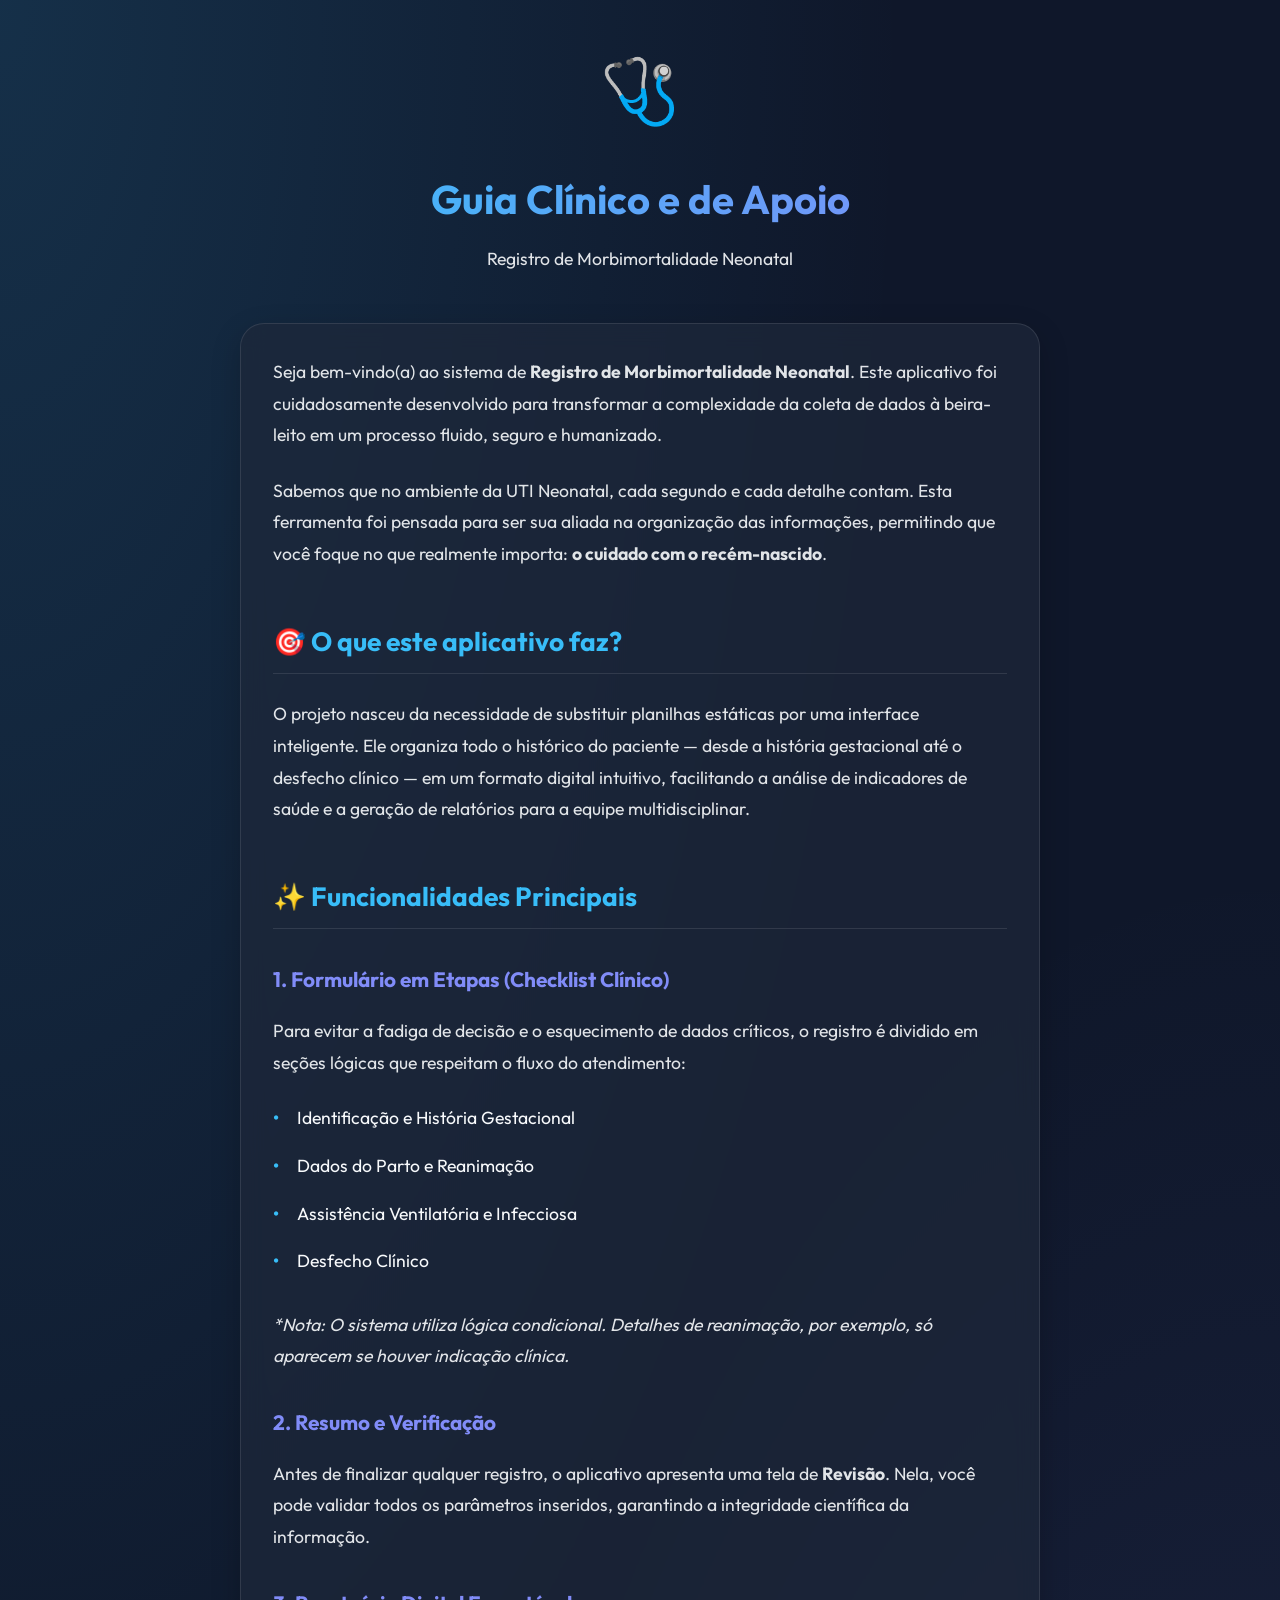
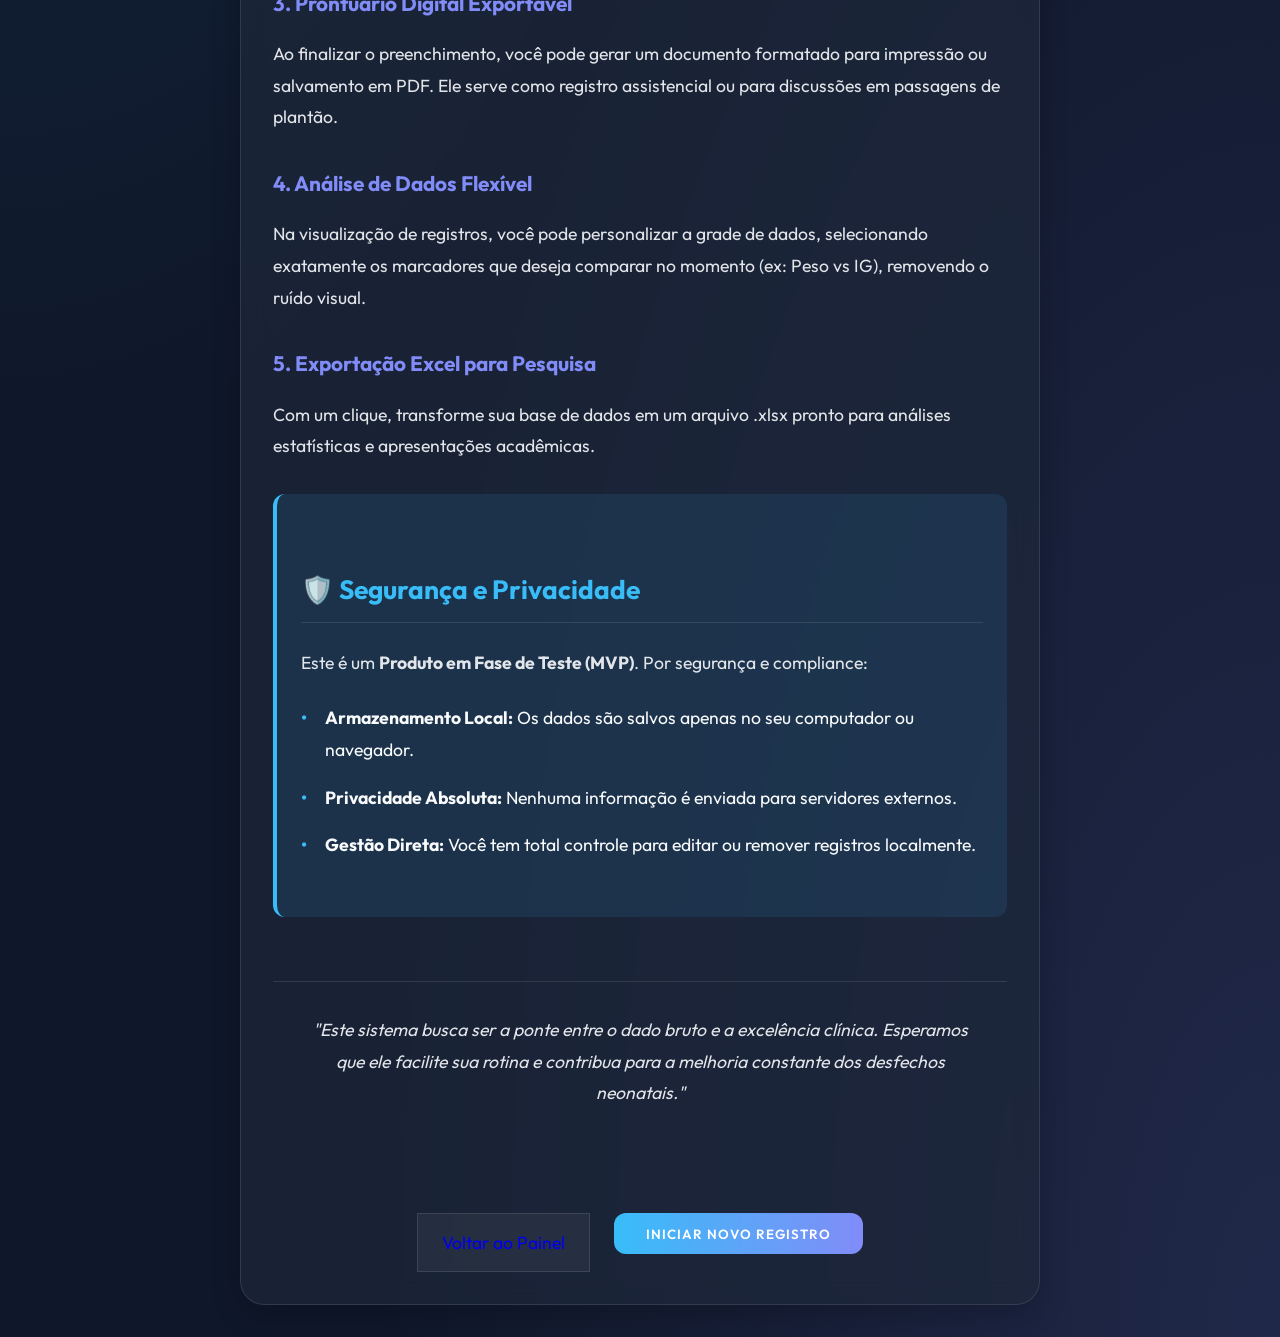
<file: guia_clinico.html>
<!DOCTYPE html>
<html lang="pt-br">
<head>
    <meta charset="UTF-8">
    <meta name="viewport" content="width=device-width, initial-scale=1.0">
    <title>Guia Clínico | Registro Neonatal</title>
    <link rel="stylesheet" href="style.css">
    <style>
        .doc-content {
            max-width: 800px;
            margin: 0 auto;
            line-height: 1.8;
            font-size: 1.1rem;
        }
        .doc-content h2 {
            margin-top: 3rem;
            margin-bottom: 1.5rem;
            color: var(--primary);
            display: flex;
            align-items: center;
            gap: 1rem;
            border-bottom: 1px solid var(--border-color);
            padding-bottom: 0.5rem;
        }
        .doc-content h3 {
            margin-top: 2rem;
            margin-bottom: 1rem;
            color: var(--secondary);
            font-size: 1.3rem;
        }
        .doc-content p {
            margin-bottom: 1.5rem;
            color: var(--text-primary);
            opacity: 0.9;
        }
        .doc-content ul {
            margin-bottom: 2rem;
            list-style: none;
            padding-left: 0;
        }
        .doc-content li {
            margin-bottom: 1rem;
            padding-left: 1.5rem;
            position: relative;
        }
        .doc-content li::before {
            content: "•";
            color: var(--primary);
            position: absolute;
            left: 0;
            font-weight: bold;
        }
        .highlight-box {
            background: rgba(56, 189, 248, 0.1);
            border-left: 4px solid var(--primary);
            padding: 1.5rem;
            border-radius: 0.75rem;
            margin: 2rem 0;
        }
        .quote-box {
            font-style: italic;
            text-align: center;
            padding: 2rem;
            color: var(--text-secondary);
            border-top: 1px solid var(--border-color);
            margin-top: 4rem;
        }
        .nav-footer {
            display: flex;
            justify-content: center;
            gap: 1.5rem;
            margin-top: 3rem;
        }
        .nav-footer .secondary-btn {
            text-decoration: none;
            display: inline-block;
        }
    </style>
    <script src="supabaseClient.js"></script>
    <script src="auth.js"></script>
</head>
<body>
    <div class="container doc-content">
        <header>
            <div style="font-size: 4rem; margin-bottom: 1rem;">🩺</div>
            <h1>Guia Clínico e de Apoio</h1>
            <p>Registro de Morbimortalidade Neonatal</p>
        </header>

        <div class="glass-panel fade-in-up">
            <p>Seja bem-vindo(a) ao sistema de <strong>Registro de Morbimortalidade Neonatal</strong>. Este aplicativo foi cuidadosamente desenvolvido para transformar a complexidade da coleta de dados à beira-leito em um processo fluido, seguro e humanizado.</p>
            
            <p>Sabemos que no ambiente da UTI Neonatal, cada segundo e cada detalhe contam. Esta ferramenta foi pensada para ser sua aliada na organização das informações, permitindo que você foque no que realmente importa: <strong>o cuidado com o recém-nascido</strong>.</p>

            <h2>🎯 O que este aplicativo faz?</h2>
            <p>O projeto nasceu da necessidade de substituir planilhas estáticas por uma interface inteligente. Ele organiza todo o histórico do paciente — desde a história gestacional até o desfecho clínico — em um formato digital intuitivo, facilitando a análise de indicadores de saúde e a geração de relatórios para a equipe multidisciplinar.</p>

            <h2>✨ Funcionalidades Principais</h2>

            <h3>1. Formulário em Etapas (Checklist Clínico)</h3>
            <p>Para evitar a fadiga de decisão e o esquecimento de dados críticos, o registro é dividido em seções lógicas que respeitam o fluxo do atendimento:</p>
            <ul>
                <li>Identificação e História Gestacional</li>
                <li>Dados do Parto e Reanimação</li>
                <li>Assistência Ventilatória e Infecciosa</li>
                <li>Desfecho Clínico</li>
            </ul>
            <p><em>*Nota: O sistema utiliza lógica condicional. Detalhes de reanimação, por exemplo, só aparecem se houver indicação clínica.</em></p>

            <h3>2. Resumo e Verificação</h3>
            <p>Antes de finalizar qualquer registro, o aplicativo apresenta uma tela de <strong>Revisão</strong>. Nela, você pode validar todos os parâmetros inseridos, garantindo a integridade científica da informação.</p>

            <h3>3. Prontuário Digital Exportável</h3>
            <p>Ao finalizar o preenchimento, você pode gerar um documento formatado para impressão ou salvamento em PDF. Ele serve como registro assistencial ou para discussões em passagens de plantão.</p>

            <h3>4. Análise de Dados Flexível</h3>
            <p>Na visualização de registros, você pode personalizar a grade de dados, selecionando exatamente os marcadores que deseja comparar no momento (ex: Peso vs IG), removendo o ruído visual.</p>

            <h3>5. Exportação Excel para Pesquisa</h3>
            <p>Com um clique, transforme sua base de dados em um arquivo <code>.xlsx</code> pronto para análises estatísticas e apresentações acadêmicas.</p>

            <div class="highlight-box">
                <h2>🛡️ Segurança e Privacidade</h2>
                <p>Este é um <strong>Produto em Fase de Teste (MVP)</strong>. Por segurança e compliance:</p>
                <ul>
                    <li><strong>Armazenamento Local:</strong> Os dados são salvos apenas no seu computador ou navegador.</li>
                    <li><strong>Privacidade Absoluta:</strong> Nenhuma informação é enviada para servidores externos.</li>
                    <li><strong>Gestão Direta:</strong> Você tem total controle para editar ou remover registros localmente.</li>
                </ul>
            </div>

            <div class="quote-box">
                <p>"Este sistema busca ser a ponte entre o dado bruto e a excelência clínica. Esperamos que ele facilite sua rotina e contribua para a melhoria constante dos desfechos neonatais."</p>
            </div>

            <div class="nav-footer">
                <a href="index.html" class="secondary-btn">Voltar ao Painel</a>
                <a href="form.html" style="text-decoration: none;">
                    <button style="width: auto; padding: 0.8rem 2rem; margin-top: 0;">Iniciar Novo Registro</button>
                </a>
            </div>
        </div>
    </div>

    <nav class="bottom-nav">
        <a href="index.html" class="bottom-nav-item">
            <i>🏠</i>
            <span>Início</span>
        </a>
        <a href="form.html" class="bottom-nav-item">
            <i>📝</i>
            <span>Novo</span>
        </a>
        <a href="table.html" class="bottom-nav-item">
            <i>📊</i>
            <span>Dados</span>
        </a>
        <a href="guia_clinico.html" class="bottom-nav-item active">
            <i>🩺</i>
            <span>Guia</span>
        </a>
    </nav>
</body>
</html>
</file>
<file: style.css>
@import url('https://fonts.googleapis.com/css2?family=Outfit:wght@300;400;600;700&display=swap');

:root {
    --bg-color: #0f172a;
    --card-bg: rgba(30, 41, 59, 0.7);
    --primary: #38bdf8;
    --secondary: #818cf8;
    --accent: #f472b6;
    --text-primary: #f8fafc;
    --text-secondary: #94a3b8;
    --border-color: rgba(255, 255, 255, 0.1);
    --glass-blur: blur(12px);
    --transition: all 0.3s cubic-bezier(0.4, 0, 0.2, 1);
}

* {
    margin: 0;
    padding: 0;
    box-sizing: border-box;
    font-family: 'Outfit', sans-serif;
}

body {
    background-color: var(--bg-color);
    background-image: 
        radial-gradient(at 0% 0%, rgba(56, 189, 248, 0.15) 0px, transparent 50%),
        radial-gradient(at 100% 100%, rgba(129, 140, 248, 0.15) 0px, transparent 50%);
    color: var(--text-primary);
    min-height: 100vh;
    padding: 2rem;
    overflow-x: hidden;
}

.container {
    max-width: 1400px;
    margin: 0 auto;
}

header {
    text-align: center;
    margin-bottom: 3rem;
    animation: fadeInDown 0.8s ease-out;
}

header h1 {
    font-size: 2.5rem;
    font-weight: 700;
    background: linear-gradient(to right, var(--primary), var(--secondary));
    -webkit-background-clip: text;
    background-clip: text;
    -webkit-text-fill-color: transparent;
    margin-bottom: 0.5rem;
}

header p {
    color: var(--text-secondary);
}

/* Glassmorphism Classes */
.glass-panel {
    background: var(--card-bg);
    backdrop-filter: var(--glass-blur);
    -webkit-backdrop-filter: var(--glass-blur);
    border: 1px solid var(--border-color);
    border-radius: 1.5rem;
    padding: 2rem;
    box-shadow: 0 10px 30px rgba(0, 0, 0, 0.2);
}

/* Main Grid */
.main-grid {
    display: grid;
    grid-template-columns: 1fr;
    gap: 2rem;
}

.wizard-container {
    max-width: 900px;
    margin: 0 auto;
    padding: 3rem;
}

@media (max-width: 1100px) {
    .main-grid {
        grid-template-columns: 1fr;
    }
}

/* Controls */
.table-controls {
    display: flex;
    gap: 1rem;
    margin-bottom: 2rem;
    align-items: center;
}

.search-box {
    flex: 1;
}

.secondary-btn {
    width: auto;
    background: rgba(255, 255, 255, 0.05);
    border: 1px solid var(--border-color);
    padding: 0.8rem 1.5rem;
    margin-top: 0;
}

.secondary-btn:hover {
    background: rgba(255, 255, 255, 0.1);
    border-color: var(--primary);
}

/* Form Styles */
.form-section {
    margin-bottom: 1.5rem;
}

.form-section h2 {
    font-size: 1.1rem;
    color: var(--primary);
    margin-bottom: 1rem;
    display: flex;
    align-items: center;
    gap: 0.5rem;
}

.form-group {
    margin-bottom: 1rem;
}

.form-row {
    display: flex;
    flex-wrap: wrap;
    gap: 1rem;
    margin-bottom: 1rem;
}

.form-group-half {
    flex: 1 1 calc(50% - 0.5rem);
    margin-bottom: 0;
}

.form-group-third {
    flex: 1 1 calc(33.33% - 0.7rem);
    margin-bottom: 0;
}

.form-group-quarter {
    flex: 1 1 calc(25% - 0.8rem);
    margin-bottom: 0;
}

.form-group-full {
    flex: 1 1 100%;
    margin-bottom: 0;
}

@media (max-width: 768px) {
    .form-row {
        flex-direction: column;
        gap: 0;
    }
.form-group-half, .form-group-third, .form-group-quarter {
        flex: 1 1 100%;
        margin-bottom: 1rem;
    }
}

/* Subtitles within section */
.form-subtitle {
    grid-column: 1 / -1;
    width: 100%;
    margin: 1.5rem 0 1rem 0;
    padding-bottom: 0.5rem;
    border-bottom: 1px solid rgba(255, 255, 255, 0.05);
    color: var(--secondary-color);
    font-size: 1.1rem;
    font-weight: 600;
    letter-spacing: 1px;
}

/* Disabled state */
.disabled-group {
    opacity: 0.4;
    pointer-events: none;
    filter: grayscale(1);
    transition: opacity 0.3s ease;
}

label {
    display: block;
    font-size: 0.85rem;
    color: var(--text-secondary);
    margin-bottom: 0.4rem;
}

input, select, textarea {
    width: 100%;
    background: rgba(255, 255, 255, 0.05);
    border: 1px solid var(--border-color);
    border-radius: 0.75rem;
    padding: 0.8rem 1rem;
    color: var(--text-primary);
    outline: none;
    transition: var(--transition);
}

select option {
    color: #000000;
    background-color: #ffffff; /* Ensuring a light background for the black text */
}

input:focus, select:focus, textarea:focus {
    border-color: var(--primary);
    background: rgba(255, 255, 255, 0.08);
    box-shadow: 0 0 0 4px rgba(56, 189, 248, 0.1);
}

/* Custom Checkbox Grid */
.checkbox-grid {
    display: grid;
    grid-template-columns: repeat(auto-fill, minmax(140px, 1fr));
    gap: 0.5rem;
    background: rgba(255, 255, 255, 0.02);
    padding: 1rem;
    border-radius: 0.75rem;
    border: 1px solid var(--border-color);
}

.checkbox-item {
    display: flex;
    align-items: center;
    gap: 0.5rem;
    font-size: 0.8rem;
    cursor: pointer;
    padding: 0.4rem;
    border-radius: 0.4rem;
    transition: var(--transition);
}

.checkbox-item:hover {
    background: rgba(255, 255, 255, 0.05);
}

.checkbox-item input {
    width: 16px;
    height: 16px;
    cursor: pointer;
}

/* Boolean Toggle Style */
.boolean-group {
    display: flex;
    align-items: center;
    gap: 1rem;
    background: rgba(255, 255, 255, 0.03);
    padding: 0.8rem 1rem;
    border-radius: 0.75rem;
    border: 1px solid var(--border-color);
}

.boolean-group label {
    margin-bottom: 0;
    flex: 1;
}

/* Conditional Visibility */
.hidden-field {
    display: none;
}

.hidden-repeat {
    display: none !important;
}

.plus-btn {
    width: 26px;
    height: 26px;
    border-radius: 50%;
    background: var(--primary);
    color: white;
    border: none;
    display: flex;
    align-items: center;
    justify-content: center;
    font-size: 1.2rem;
    cursor: pointer;
    transition: var(--transition);
    line-height: 1;
    padding: 0;
    margin-bottom: 0;
}

.plus-btn:hover {
    transform: scale(1.1);
    background: var(--secondary);
}

.form-section {
    border-bottom: 1px solid var(--border-color);
    padding-bottom: 1.5rem;
    margin-bottom: 2rem;
}

.form-section:last-of-type {
    border-bottom: none;
}

button {
    width: 100%;
    background: linear-gradient(to right, var(--primary), var(--secondary));
    color: white;
    border: none;
    padding: 1rem;
    border-radius: 0.75rem;
    font-weight: 600;
    cursor: pointer;
    transition: var(--transition);
    text-transform: uppercase;
    letter-spacing: 1px;
    margin-top: 1rem;
}

button:hover {
    transform: translateY(-2px);
    box-shadow: 0 5px 15px rgba(56, 189, 248, 0.4);
}

button:active {
    transform: translateY(0);
}

/* Table Styles */
.table-container {
    overflow: auto;
    width: 100%;
    max-height: 65vh; /* Janela fixa de rolagem */
    border-radius: 0.75rem;
    border: 1px solid var(--border-color);
    background: rgba(15, 23, 42, 0.5);
    position: relative;
}

table thead th {
    position: sticky;
    top: 0;
    z-index: 100;
    background: #1e293b;
}

table {
    width: 100%;
    border-collapse: separate; /* Important for sticky borders */
    border-spacing: 0;
}

th {
    text-align: left;
    padding: 1rem;
    color: var(--primary);
    font-size: 0.8rem;
    text-transform: uppercase;
    letter-spacing: 1px;
    border-bottom: 2px solid var(--border-color);
    background: #1e293b; /* Solid background for header */
    white-space: nowrap;
    position: sticky;
    top: 0;
    z-index: 5;
}

td {
    padding: 1.2rem 1rem;
    border-bottom: 1px solid var(--border-color);
    font-size: 0.9rem;
    white-space: nowrap; /* Prevent text wrapping in cells */
}

/* Sticky Action Column */
th:first-child, td:first-child {
    position: sticky;
    left: 0;
    z-index: 10;
    background: #1e293b; /* Ensure solid background so data doesn't overlap when scrolling */
    border-right: 1px solid var(--border-color);
    width: 80px;
    min-width: 80px;
    text-align: center;
}

tr:hover td {
    background: rgba(255, 255, 255, 0.05);
}

tr:hover td:first-child {
    background: #2a3547; /* Highlight sticky cell on hover too */
}

.status-badge {
    padding: 0.3rem 0.8rem;
    border-radius: 2rem;
    font-size: 0.75rem;
    font-weight: 600;
}

.status-alta { background: rgba(34, 197, 94, 0.2); color: #4ade80; }
.status-obito { background: rgba(239, 68, 68, 0.2); color: #f87171; }
.status-outros { background: rgba(148, 163, 184, 0.2); color: #cbd5e1; }

/* Animations */
@keyframes fadeInDown {
    from { opacity: 0; transform: translateY(-20px); }
    to { opacity: 1; transform: translateY(0); }
}

@keyframes fadeInUp {
    from { opacity: 0; transform: translateY(20px); }
    to { opacity: 1; transform: translateY(0); }
}

.fade-in-up {
    animation: fadeInUp 0.6s ease-out backwards;
}

/* Wizard UI Components */
.progress-bar-container {
    margin-bottom: 4rem;
    position: relative;
    padding: 0 1rem;
}

.progress-steps {
    display: flex;
    justify-content: space-between;
    position: relative;
    z-index: 2;
}

.step-node {
    width: 2.5rem;
    height: 2.5rem;
    border-radius: 50%;
    background: var(--bg-color);
    border: 2px solid var(--border-color);
    display: flex;
    align-items: center;
    justify-content: center;
    font-size: 0.9rem;
    font-weight: 600;
    color: var(--text-secondary);
    transition: var(--transition);
    cursor: pointer;
}

.step-node.active {
    border-color: var(--primary);
    color: var(--primary);
    box-shadow: 0 0 15px rgba(56, 189, 248, 0.4);
}

.step-node.completed {
    background: var(--primary);
    border-color: var(--primary);
    color: white;
}

.progress-line {
    position: absolute;
    top: 1.25rem;
    left: 2rem;
    right: 2rem;
    height: 2px;
    background: var(--border-color);
    z-index: 1;
}

.progress-line-fill {
    height: 100%;
    background: linear-gradient(to right, var(--primary), var(--secondary));
    width: 0%;
    transition: width 0.5s cubic-bezier(0.4, 0, 0.2, 1);
}

.wizard-navigation {
    display: flex;
    justify-content: space-between;
    margin-top: 3rem;
    gap: 1rem;
}

.wizard-navigation button {
    margin-top: 0;
    max-width: 200px;
}

/* Summary Styles */
.summary-container {
    display: grid;
    grid-template-columns: 1fr 1fr;
    gap: 2rem;
}

.summary-group {
    background: rgba(255, 255, 255, 0.02);
    padding: 1.5rem;
    border-radius: 1rem;
    border: 1px solid var(--border-color);
    margin-bottom: 1.5rem;
}

.summary-group h3 {
    font-size: 0.9rem;
    color: var(--primary);
    margin-bottom: 1rem;
    text-transform: uppercase;
    letter-spacing: 1px;
}

.summary-item {
    display: flex;
    justify-content: space-between;
    font-size: 0.85rem;
    margin-bottom: 0.5rem;
    border-bottom: 1px solid rgba(255, 255, 255, 0.05);
    padding-bottom: 0.3rem;
}

.summary-item .label { color: var(--text-secondary); }
.summary-item .value { color: var(--text-primary); font-weight: 500; }

/* Dashboard Styles */
.dashboard-actions {
    display: flex;
    justify-content: center;
    gap: 2rem;
    margin-bottom: 3rem;
}

.action-card {
    background: var(--card-bg);
    padding: 2rem;
    border-radius: 1.5rem;
    border: 1px solid var(--border-color);
    text-align: center;
    width: 280px;
    transition: var(--transition);
    cursor: pointer;
    text-decoration: none;
    color: inherit;
}

.action-card:hover { border-color: var(--primary); transform: translateY(-5px); }
.action-card i { font-size: 2.5rem; color: var(--primary); margin-bottom: 1.5rem; }
.action-card h3 { margin-bottom: 0.5rem; }
.action-card p { font-size: 0.9rem; color: var(--text-secondary); }

/* Column Selector Grid */
.column-selector-grid {
    display: grid;
    grid-template-columns: repeat(auto-fill, minmax(200px, 1fr));
    gap: 2rem;
}

.column-group h3 {
    font-size: 0.8rem;
    color: var(--primary);
    text-transform: uppercase;
    letter-spacing: 1px;
    margin-bottom: 1rem;
    border-bottom: 1px solid var(--border-color);
    padding: 0.5rem;
    cursor: pointer;
    display: flex;
    justify-content: space-between;
    align-items: center;
    user-select: none;
    transition: var(--transition);
    border-radius: 0.5rem;
}

.column-group h3:hover {
    background: rgba(255, 255, 255, 0.05);
    color: var(--text-primary);
}

.column-group h3::after {
    content: '▼';
    font-size: 0.7rem;
    transition: transform 0.3s ease;
}

.column-group.collapsed h3::after {
    transform: rotate(-90deg);
}

.column-group.collapsed .column-list {
    display: none;
}

.column-group.collapsed h3 {
    margin-bottom: 0.5rem;
}

.column-list {
    display: flex;
    flex-direction: column;
    gap: 0.5rem;
}

.column-option {
    display: flex;
    align-items: center;
    gap: 0.5rem;
    font-size: 0.85rem;
    color: var(--text-secondary);
    cursor: pointer;
    transition: var(--transition);
}

.column-option:hover {
    color: var(--text-primary);
}

.column-option input {
    width: 14px;
    height: 14px;
}

.column-option.active {
    color: var(--primary);
    font-weight: 600;
}

/* Edit & Highlight Styles */
.edit-link:hover {
    background: var(--primary);
    color: white !important;
    box-shadow: 0 0 10px rgba(56, 189, 248, 0.3);
}

.summary-item.highlight-change {
    background: rgba(56, 189, 248, 0.08);
    border-left: 3px solid var(--primary);
    padding-left: 0.8rem;
    border-radius: 0.4rem;
}

.old-val {
    text-decoration: line-through;
    color: var(--text-secondary);
    font-size: 0.8rem;
    margin-right: 0.3rem;
}

.new-val {
    color: var(--primary);
    font-weight: 600;
}

/* Print / PDF Styles */
@media print {
    body {
        background: white !important;
        color: black !important;
        padding: 0 !important;
        margin: 0 !important;
        height: auto !important;
        overflow: visible !important;
    }

    .container {
        max-width: 100% !important;
        margin: 0 !important;
        padding: 0 !important;
    }

    header, .progress-bar-container, .wizard-navigation, a, .secondary-btn, .bottom-nav {
        display: none !important;
    }

    .glass-panel {
        background: white !important;
        backdrop-filter: none !important;
        -webkit-backdrop-filter: none !important;
        border: none !important;
        box-shadow: none !important;
        padding: 0 !important;
    }

    .wizard-container {
        max-width: 100% !important;
        padding: 0 !important;
    }

    #patientWizardForm {
        display: block !important;
    }

    .wizard-step-content {
        display: none !important;
    }

    /* Only show the summary step during print */
    .summary-step { 
        display: block !important;
    }

    .summary-step h2 {
        display: none; /* Hide 'Resumo do Registro' */
    }

    .summary-step p {
        display: none;
    }

    /* Print Header */
    #summaryContent::before {
        content: "RELATÓRIO MÉDICO NEONATAL";
        display: block;
        text-align: center;
        font-size: 1.5rem;
        font-weight: 700;
        margin-bottom: 0.5rem;
        color: black;
        border-bottom: 2px solid black;
        padding-bottom: 0.5rem;
    }

    #summaryContent::after {
        content: "Emitido eletronicamente em " attr(data-emit-date);
        display: block;
        text-align: right;
        font-size: 0.7rem;
        color: #666;
        margin-top: 2rem;
    }

    .summary-container {
        display: grid !important;
        grid-template-columns: 1fr 1fr;
        gap: 1.5rem;
    }

    .summary-group {
        background: white !important;
        border: 1px solid #ddd !important;
        page-break-inside: avoid;
        margin-bottom: 1.5rem !important;
        padding: 1rem !important;
    }

    .summary-group h3 {
        color: black !important;
        border-bottom: 1px solid #eee;
        padding-bottom: 0.3rem;
        font-size: 1rem !important;
    }

    .summary-item {
        border-bottom: 1px solid #f0f0f0 !important;
        padding: 0.4rem 0 !important;
    }

    .summary-item .label {
        color: #444 !important;
        font-weight: 600;
    }

    .summary-item .value {
        color: black !important;
    }

    /* Hide changes highlights in print */
    .summary-item.highlight-change {
        background: none !important;
        border-left: none !important;
        padding-left: 0 !important;
    }
    
    .old-val {
        display: none !important;
    }

    .new-val {
        color: black !important;
        font-weight: normal !important;
    }
}

.bottom-nav {
    display: none;
}

/* Mobile Responsiveness & Premium Mobile Overhaul */
@media (max-width: 768px) {
    body {
        padding: 1rem;
    }

    .container {
        padding: 0.5rem;
    }

    header {
        margin-bottom: 2rem;
    }

    header h1 {
        font-size: 1.8rem;
    }

    header p {
        font-size: 0.85rem;
    }

    .dashboard-actions {
        flex-direction: column;
        gap: 1rem;
        align-items: center;
    }

    .action-card {
        width: 100%;
        max-width: 100%;
        padding: 1.5rem;
    }

    .wizard-container {
        padding: 1.5rem;
    }

    .progress-bar-container {
        margin-bottom: 2.5rem;
    }

    .step-node {
        width: 2rem;
        height: 2rem;
        font-size: 0.8rem;
    }

    .summary-container {
        grid-template-columns: 1fr;
        gap: 1rem;
    }

    .wizard-navigation {
        flex-direction: column;
        gap: 0.8rem;
    }

    .wizard-navigation button {
        width: 100%;
        max-width: 100%;
    }

    .column-selector-grid {
        grid-template-columns: 1fr;
        gap: 1.5rem;
    }

    /* Table Horizontal Scroll Improvements */
    .table-container {
        border-radius: 1rem;
        border: 1px solid var(--border-color);
        background: rgba(0, 0, 0, 0.2);
    }

    table {
        min-width: 600px;
    }

    td, th {
        padding: 0.8rem;
        font-size: 0.8rem;
    }

    /* Doc Content Scaling */
    .doc-content {
        font-size: 1rem;
    }

    .doc-content h2 {
        font-size: 1.4rem;
        margin-top: 2rem;
    }

    .nav-footer {
        flex-direction: column;
        align-items: stretch;
    }

    /* Bottom Navigation Bar for Mobile */
    .bottom-nav {
        display: flex;
        position: fixed;
        bottom: 0;
        left: 0;
        right: 0;
        background: var(--card-bg);
        backdrop-filter: var(--glass-blur);
        -webkit-backdrop-filter: var(--glass-blur);
        border-top: 1px solid var(--border-color);
        justify-content: space-around;
        padding: 0.75rem 0.5rem;
        z-index: 1000;
        animation: fadeInUp 0.5s ease-out;
    }

    .bottom-nav-item {
        display: flex;
        flex-direction: column;
        align-items: center;
        gap: 0.3rem;
        text-decoration: none;
        color: var(--text-secondary);
        font-size: 0.7rem;
        transition: var(--transition);
        flex: 1;
    }

    .bottom-nav-item i {
        font-size: 1.2rem;
    }

    .bottom-nav-item.active {
        color: var(--primary);
    }

    .bottom-nav-item:active {
        transform: scale(0.9);
    }

    /* Add padding to body to prevent content from being hidden by bottom-nav */
    body {
        padding-bottom: 5rem !important;
    }
}

@media (max-width: 480px) {
    header h1 {
        font-size: 1.5rem;
    }

    .glass-panel {
        padding: 1rem;
        border-radius: 1rem;
    }

    .checkbox-grid {
        grid-template-columns: 1fr;
    }

    .boolean-group {
        flex-direction: column;
        align-items: stretch;
        gap: 0.5rem;
    }

    .step-node {
        width: 1.8rem;
        height: 1.8rem;
        font-size: 0.7rem;
    }

    /* Better spacing for small mobile */
    .container {
        padding: 0.2rem;
    }

    .table-header h2 {
        font-size: 1.2rem;
    }

    /* Fixed Actions Column on main table */
    .table-container th:first-child,
    .table-container td:first-child {
        position: sticky;
        left: 0;
        z-index: 10;
        background: var(--bg-color);
        box-shadow: 2px 0 5px rgba(0,0,0,0.3);
    }
}

/* Custom Modal Styles */
.modal-overlay {
    position: fixed;
    top: 0;
    left: 0;
    width: 100%;
    height: 100%;
    background: rgba(15, 23, 42, 0.8);
    backdrop-filter: blur(8px);
    -webkit-backdrop-filter: blur(8px);
    display: flex;
    align-items: center;
    justify-content: center;
    z-index: 9999;
    animation: fadeIn 0.3s ease;
}

.custom-modal {
    background: var(--card-bg);
    border: 1px solid var(--border-color);
    border-radius: 1.5rem;
    padding: 2.5rem;
    max-width: 450px;
    width: 90%;
    box-shadow: 0 25px 50px -12px rgba(0, 0, 0, 0.5);
    animation: modalScale 0.3s cubic-bezier(0.34, 1.56, 0.64, 1);
    text-align: center;
}

.modal-title {
    font-size: 1.25rem;
    font-weight: 700;
    color: var(--primary);
    margin-bottom: 1rem;
}

.modal-message {
    color: var(--text-secondary);
    font-size: 1rem;
    line-height: 1.6;
    margin-bottom: 2rem;
}

.modal-actions {
    display: flex;
    gap: 1rem;
    justify-content: center;
}

.modal-btn {
    padding: 0.8rem 2rem;
    border-radius: 0.75rem;
    font-weight: 600;
    cursor: pointer;
    transition: var(--transition);
    border: 1px solid transparent;
    min-width: 120px;
    text-transform: uppercase;
    font-size: 0.8rem;
    letter-spacing: 0.5px;
}

.modal-btn-confirm {
    background: linear-gradient(to right, var(--primary), var(--secondary));
    color: white;
}

.modal-btn-confirm:hover {
    transform: translateY(-2px);
    box-shadow: 0 5px 15px rgba(56, 189, 248, 0.4);
}

.modal-btn-cancel {
    background: rgba(255, 255, 255, 0.05);
    color: var(--text-primary);
    border-color: var(--border-color);
}

.modal-btn-cancel:hover {
    background: rgba(255, 255, 255, 0.1);
    border-color: var(--text-secondary);
}

@keyframes fadeIn {
    from { opacity: 0; }
    to { opacity: 1; }
}

@keyframes modalScale {
    from { opacity: 0; transform: scale(0.9); }
    to { opacity: 1; transform: scale(1); }
}


/* Auth Screen Styles */
.auth-overlay {
    position: fixed;
    top: 0;
    left: 0;
    width: 100%;
    height: 100%;
    background: rgba(15, 23, 42, 0.85);
    backdrop-filter: blur(20px);
    -webkit-backdrop-filter: blur(20px);
    z-index: 9999;
    display: flex;
    align-items: center;
    justify-content: center;
    padding: 2rem;
}

.auth-card {
    width: 100%;
    max-width: 400px;
    background: rgba(30, 41, 59, 0.7);
    border: 1px solid rgba(255, 255, 255, 0.1);
    border-radius: 2rem;
    padding: 3rem 2rem;
    text-align: center;
    box-shadow: 0 25px 50px -12px rgba(0, 0, 0, 0.5);
    animation: authFadeIn 0.5s cubic-bezier(0.4, 0, 0.2, 1);
}

@keyframes authFadeIn {
    from { opacity: 0; transform: scale(0.9); }
    to { opacity: 1; transform: scale(1); }
}

.auth-card h2 {
    font-size: 1.8rem;
    margin-bottom: 0.5rem;
    background: linear-gradient(to right, var(--primary), var(--secondary));
    -webkit-background-clip: text;
    background-clip: text;
    -webkit-text-fill-color: transparent;
}

.auth-card p {
    color: var(--text-secondary);
    font-size: 0.9rem;
    margin-bottom: 2rem;
}

.password-wrapper {
    position: relative;
    margin-bottom: 1.5rem;
}

.password-wrapper input {
    padding-right: 3.5rem;
    font-size: 1.1rem;
    letter-spacing: 2px;
}

.eye-btn {
    position: absolute;
    right: 0.75rem;
    top: 50%;
    transform: translateY(-50%);
    background: transparent;
    border: none;
    color: var(--text-secondary);
    cursor: pointer;
    padding: 0.5rem;
    width: auto;
    margin-top: 0;
    display: flex;
    align-items: center;
    justify-content: center;
    font-size: 1.2rem;
}

.eye-btn:hover {
    color: var(--primary);
    transform: translateY(-50%) scale(1.1);
    background: transparent;
    box-shadow: none;
}

.auth-error {
    color: #ef4444;
    font-size: 0.85rem;
    margin-top: 0.5rem;
    min-height: 1.2rem;
    opacity: 0;
    transition: opacity 0.3s ease;
}

.auth-error.visible {
    opacity: 1;
}
</file>
